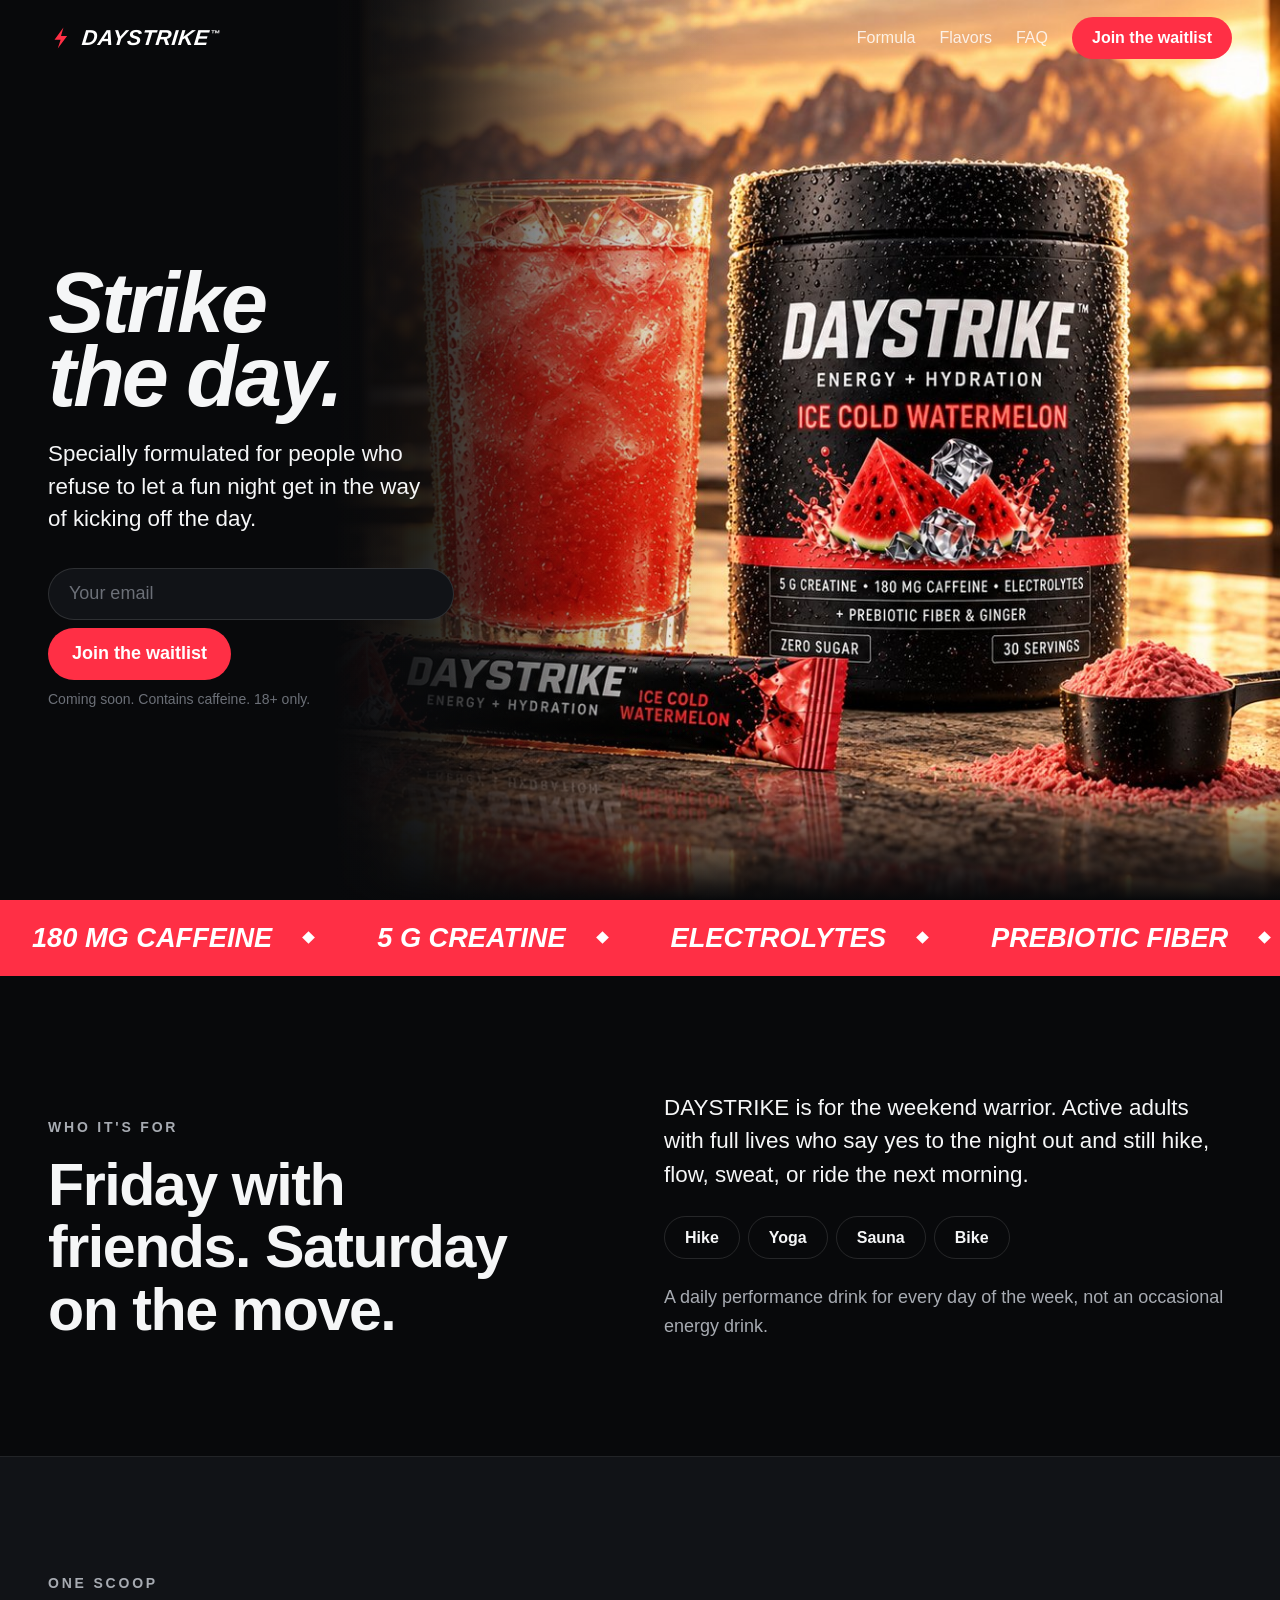
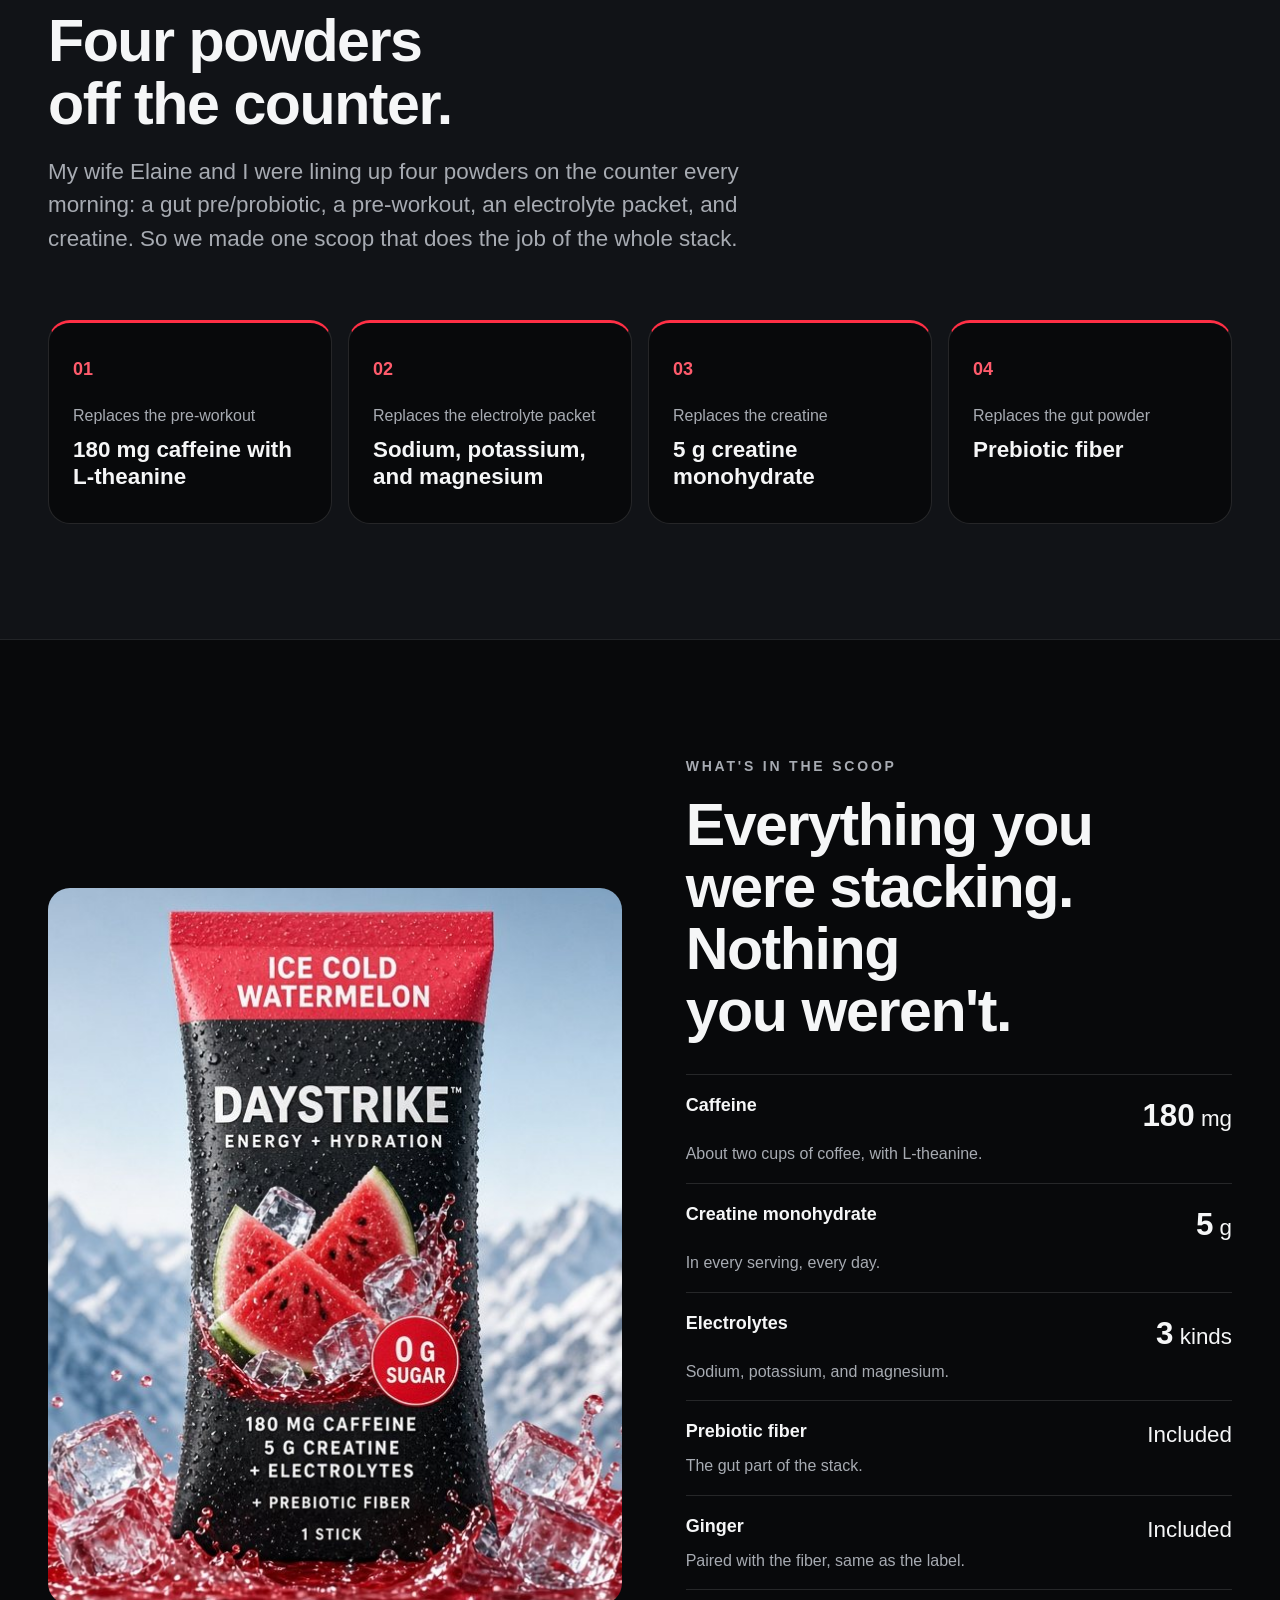
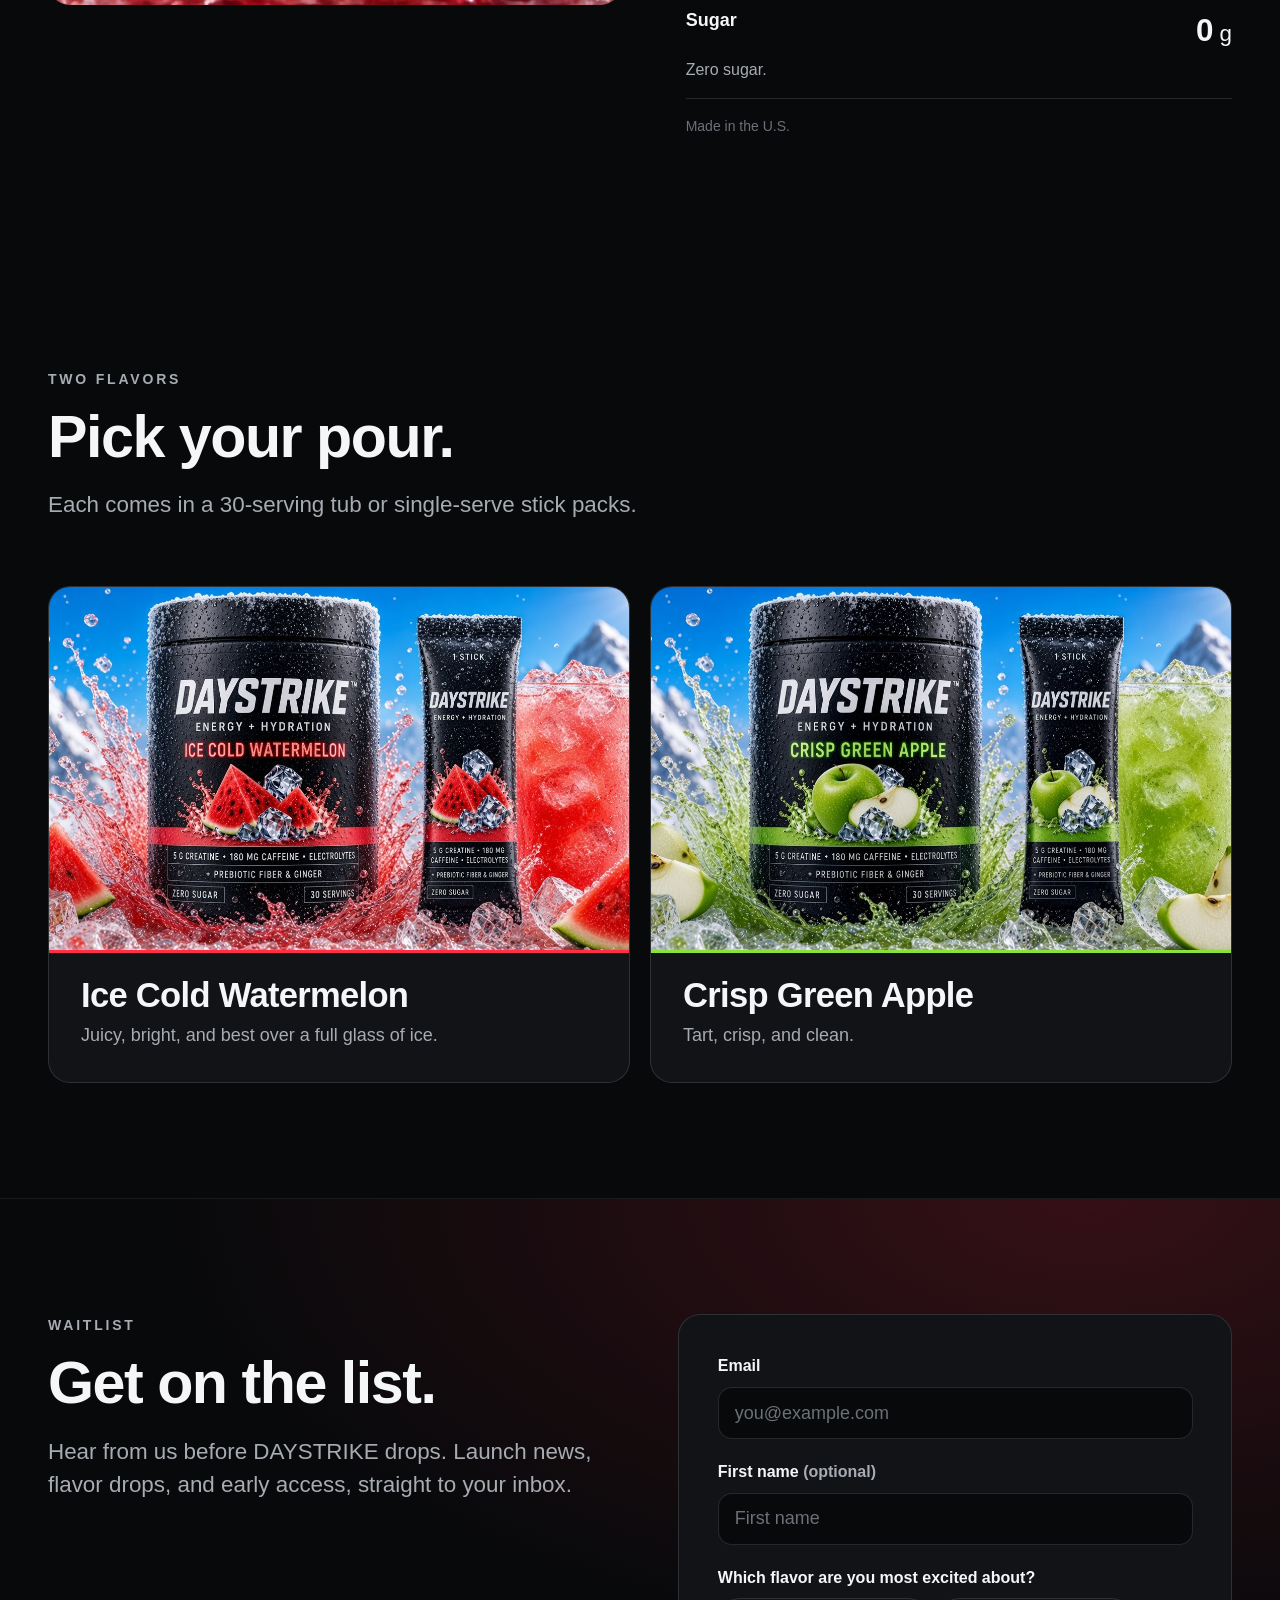
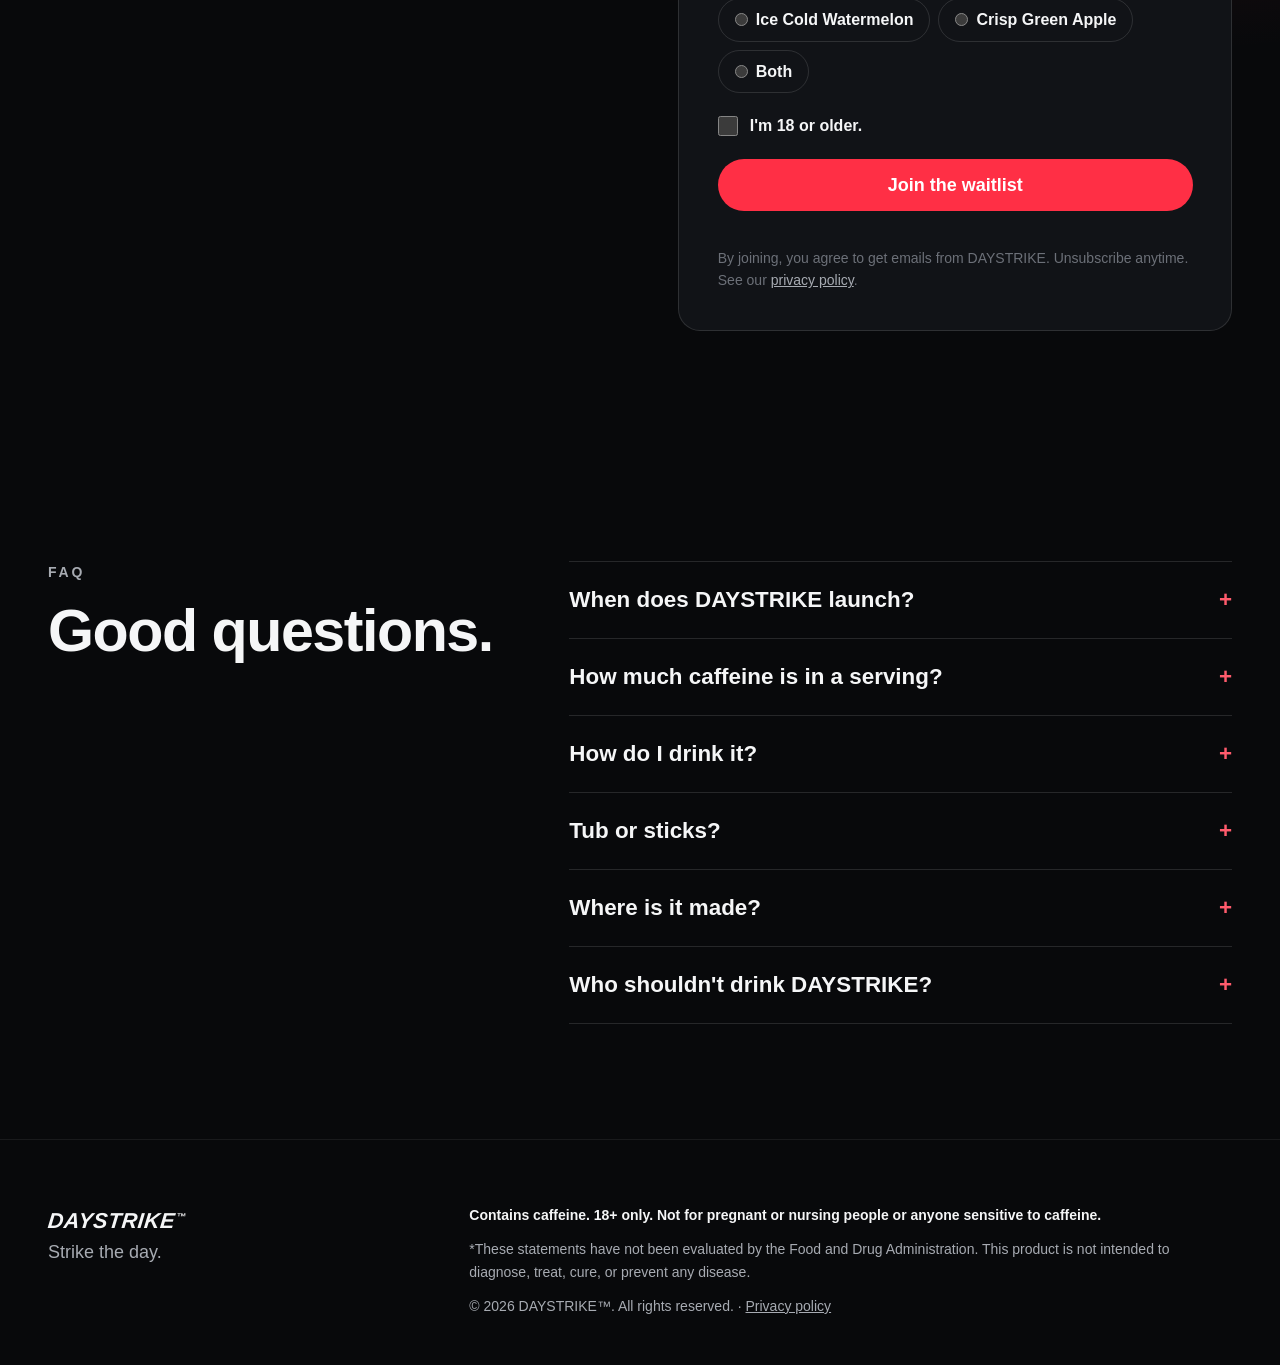
<file: index.html>
<!doctype html>
<html lang="en">
<head>
  <meta charset="utf-8" />
  <meta name="viewport" content="width=device-width, initial-scale=1" />
  <title>DAYSTRIKE™ | Strike the day.</title>
  <meta name="description" content="DAYSTRIKE™ Energy + Hydration. Specially formulated for people who refuse to let a fun night get in the way of kicking off the day. 180 mg caffeine, 5 g creatine, electrolytes, prebiotic fiber and ginger, 0 g sugar. Join the waitlist." />
  <meta name="theme-color" content="#08090b" />
  <link rel="canonical" href="https://drinkdaystrike.com/" />
  <meta property="og:type" content="website" />
  <meta property="og:url" content="https://drinkdaystrike.com/" />
  <meta property="og:title" content="DAYSTRIKE™ | Strike the day." />
  <meta property="og:description" content="Specially formulated for people who refuse to let a fun night get in the way of kicking off the day. Join the waitlist." />
  <meta property="og:image" content="https://drinkdaystrike.com/images/og.jpg" />
  <meta name="twitter:card" content="summary_large_image" />
  <link rel="icon" href="data:image/svg+xml,%3Csvg xmlns='http://www.w3.org/2000/svg' viewBox='0 0 32 32'%3E%3Crect width='32' height='32' rx='7' fill='%2308090b'/%3E%3Cpath d='M19 4 9 18h7l-3 10 10-14h-7z' fill='%23ff3b4f'/%3E%3C/svg%3E" />
  <link rel="preconnect" href="https://api.fontshare.com" crossorigin />
  <link href="https://api.fontshare.com/v2/css?f[]=cabinet-grotesk@700,800,900&f[]=satoshi@400,500,700&display=swap" rel="stylesheet" />
  <link rel="preload" as="image" href="images/hero-desktop.jpg" />
  <link rel="stylesheet" href="styles.css" />
</head>
<body>
  <a class="skip" href="#main">Skip to content</a>

  <header class="header" data-header>
    <div class="container header__inner">
      <a class="brand" href="#top" aria-label="DAYSTRIKE home">
        <svg class="brand__mark" viewBox="0 0 32 32" aria-hidden="true"><path d="M19 3 8 18h7.5L12 29l11.5-15.5H16z" fill="currentColor"/></svg>
        <span class="brand__word">DAYSTRIKE<sup>™</sup></span>
      </a>
      <nav class="nav" aria-label="Main">
        <a href="#formula">Formula</a>
        <a href="#flavors">Flavors</a>
        <a href="#faq">FAQ</a>
      </nav>
      <a class="btn btn--primary btn--sm" href="#waitlist">Join the waitlist</a>
    </div>
  </header>

  <main id="main">
    <!-- HERO -->
    <section class="hero" id="top" aria-labelledby="hero-title">
      <picture class="hero__media">
        <img src="images/hero-desktop.jpg" width="1672" height="941" alt="A tall iced glass of DAYSTRIKE Ice Cold Watermelon beside the 30-serving tub, a stick pack, and a scoop of powder on a stone countertop, with golden-hour mountains through the window behind" fetchpriority="high" />
      </picture>
      <div class="hero__copy container">
        <h1 id="hero-title" class="hero__title">Strike<br />the day.</h1>
        <p class="hero__lede">Specially formulated for people who refuse to let a fun night get in the way of kicking off the day.</p>
        <form class="quick" data-waitlist data-source="hero" novalidate>
          <label class="sr-only" for="hero-email">Email address</label>
          <input id="hero-email" name="email" type="email" inputmode="email" autocomplete="email" placeholder="Your email" required />
          <input type="text" name="company" class="hp" tabindex="-1" autocomplete="off" aria-hidden="true" />
          <button class="btn btn--primary" type="submit" data-submit>Join the waitlist</button>
          <p class="quick__fine">Coming soon. Contains caffeine. 18+ only.</p>
          <p class="form__msg" data-msg role="status" aria-live="polite"></p>
        </form>
      </div>
    </section>

    <!-- FACT STRIP -->
    <section class="strip" aria-label="Per serving">
      <div class="strip__track">
        <span>180 mg caffeine</span><span>5 g creatine</span><span>Electrolytes</span><span>Prebiotic fiber</span><span>0 g sugar</span>
        <span aria-hidden="true">180 mg caffeine</span><span aria-hidden="true">5 g creatine</span><span aria-hidden="true">Electrolytes</span><span aria-hidden="true">Prebiotic fiber</span><span aria-hidden="true">0 g sugar</span>
      </div>
    </section>

    <!-- WHO -->
    <section class="section who" id="who" aria-labelledby="who-title">
      <div class="container who__grid">
        <div>
          <p class="eyebrow">Who it's for</p>
          <h2 id="who-title" class="section__title">Friday with friends. Saturday on the move.</h2>
        </div>
        <div class="who__body">
          <p class="lede">DAYSTRIKE is for the weekend warrior. Active adults with full lives who say yes to the night out and still hike, flow, sweat, or ride the next morning.</p>
          <ul class="chips" aria-label="Saturday plans">
            <li>Hike</li><li>Yoga</li><li>Sauna</li><li>Bike</li>
          </ul>
          <p class="muted">A daily performance drink for every day of the week, not an occasional energy drink.</p>
        </div>
      </div>
    </section>

    <!-- STACK -->
    <section class="section stack" id="stack" aria-labelledby="stack-title">
      <div class="container">
        <div class="section__head">
          <p class="eyebrow">One scoop</p>
          <h2 id="stack-title" class="section__title">Four powders off the counter.</h2>
          <p class="lede muted">My wife Elaine and I were lining up four powders on the counter every morning: a gut pre/probiotic, a pre-workout, an electrolyte packet, and creatine. So we made one scoop that does the job of the whole stack.</p>
        </div>
        <ol class="stack__grid">
          <li class="swap"><p class="swap__was">Replaces the pre-workout</p><p class="swap__now">180 mg caffeine with <span style="white-space:nowrap">L-theanine</span></p></li>
          <li class="swap"><p class="swap__was">Replaces the electrolyte packet</p><p class="swap__now">Sodium, potassium, and magnesium</p></li>
          <li class="swap"><p class="swap__was">Replaces the creatine</p><p class="swap__now">5 g creatine monohydrate</p></li>
          <li class="swap"><p class="swap__was">Replaces the gut powder</p><p class="swap__now">Prebiotic fiber</p></li>
        </ol>
      </div>
    </section>

    <!-- FORMULA -->
    <section class="section formula" id="formula" aria-labelledby="formula-title">
      <div class="container formula__grid">
        <div class="formula__media">
          <img src="images/stick-watermelon.jpg" width="1280" height="720" loading="lazy" alt="DAYSTRIKE Ice Cold Watermelon single-serve stick pack in a splash of red drink and ice in front of snowy mountains" />
        </div>
        <div>
          <p class="eyebrow">What's in the scoop</p>
          <h2 id="formula-title" class="section__title">Everything you were stacking. Nothing you weren't.</h2>
          <dl class="specs">
            <div class="spec"><dt>Caffeine</dt><dd><b>180</b> mg</dd><p>About two cups of coffee, with L-theanine.</p></div>
            <div class="spec"><dt>Creatine monohydrate</dt><dd><b>5</b> g</dd><p>In every serving, every day.</p></div>
            <div class="spec"><dt>Electrolytes</dt><dd><b>3</b> kinds</dd><p>Sodium, potassium, and magnesium.</p></div>
            <div class="spec"><dt>Prebiotic fiber</dt><dd>Included</dd><p>The gut part of the stack.</p></div>
            <div class="spec"><dt>Ginger</dt><dd>Included</dd><p>Paired with the fiber, same as the label.</p></div>
            <div class="spec"><dt>Sugar</dt><dd><b>0</b> g</dd><p>Zero sugar.</p></div>
          </dl>
          <p class="fine">Made in the U.S.</p>
        </div>
      </div>
    </section>

    <!-- FLAVORS -->
    <section class="section flavors" id="flavors" aria-labelledby="flavors-title">
      <div class="container">
        <div class="section__head">
          <p class="eyebrow">Two flavors</p>
          <h2 id="flavors-title" class="section__title">Pick your pour.</h2>
          <p class="lede muted">Each comes in a 30-serving tub or single-serve stick packs.</p>
        </div>
        <div class="flavors__grid">
          <article class="flavor flavor--red">
            <img src="images/watermelon.jpg" width="1280" height="720" loading="lazy" alt="DAYSTRIKE Ice Cold Watermelon tub, stick pack, and a tall iced glass of red drink in a watermelon splash" />
            <div class="flavor__body">
              <h3>Ice Cold Watermelon</h3>
              <p>Juicy, bright, and best over a full glass of ice.</p>
            </div>
          </article>
          <article class="flavor flavor--green">
            <img src="images/green-apple.jpg" width="1280" height="720" loading="lazy" alt="DAYSTRIKE Crisp Green Apple tub, stick pack, and a tall iced glass of green drink in a green apple splash" />
            <div class="flavor__body">
              <h3>Crisp Green Apple</h3>
              <p>Tart, crisp, and clean.</p>
            </div>
          </article>
        </div>
      </div>
    </section>

    <!-- WAITLIST -->
    <section class="section waitlist" id="waitlist" aria-labelledby="waitlist-title">
      <div class="container waitlist__inner">
        <div>
          <p class="eyebrow">Waitlist</p>
          <h2 id="waitlist-title" class="section__title">Get on the list.</h2>
          <p class="lede muted">Hear from us before DAYSTRIKE drops. Launch news, flavor drops, and early access, straight to your inbox.</p>
        </div>
        <form class="form" data-waitlist data-source="waitlist-section" novalidate>
          <div class="field">
            <label for="wl-email">Email</label>
            <input id="wl-email" name="email" type="email" inputmode="email" autocomplete="email" required placeholder="you@example.com" />
          </div>
          <div class="field">
            <label for="wl-name">First name <span class="muted">(optional)</span></label>
            <input id="wl-name" name="first_name" type="text" autocomplete="given-name" placeholder="First name" />
          </div>
          <fieldset class="field">
            <legend>Which flavor are you most excited about?</legend>
            <div class="radios">
              <label class="radio"><input type="radio" name="flavor" value="Ice Cold Watermelon" /><span>Ice Cold Watermelon</span></label>
              <label class="radio"><input type="radio" name="flavor" value="Crisp Green Apple" /><span>Crisp Green Apple</span></label>
              <label class="radio"><input type="radio" name="flavor" value="Both" /><span>Both</span></label>
            </div>
          </fieldset>
          <label class="check"><input type="checkbox" name="age" required /><span>I'm 18 or older.</span></label>
          <input type="text" name="company" class="hp" tabindex="-1" autocomplete="off" aria-hidden="true" />
          <button class="btn btn--primary btn--block" type="submit" data-submit>Join the waitlist</button>
          <p class="fine">By joining, you agree to get emails from DAYSTRIKE. Unsubscribe anytime. See our <a href="privacy.html">privacy policy</a>.</p>
          <p class="form__msg" data-msg role="status" aria-live="polite"></p>
        </form>
      </div>
    </section>

    <!-- FAQ -->
    <section class="section faq" id="faq" aria-labelledby="faq-title">
      <div class="container faq__inner">
        <div>
          <p class="eyebrow">FAQ</p>
          <h2 id="faq-title" class="section__title">Good questions.</h2>
        </div>
        <div class="faq__list">
          <details><summary>When does DAYSTRIKE launch?</summary><p>Soon. Join the waitlist and you'll hear from us before it drops.</p></details>
          <details><summary>How much caffeine is in a serving?</summary><p>180 mg, about two cups of coffee, paired with L-theanine.</p></details>
          <details><summary>How do I drink it?</summary><p>One scoop or one stick in a glass of cold water.</p></details>
          <details><summary>Tub or sticks?</summary><p>Both. Each flavor comes in a 30-serving tub or single-serve stick packs.</p></details>
          <details><summary>Where is it made?</summary><p>In the U.S.</p></details>
          <details><summary>Who shouldn't drink DAYSTRIKE?</summary><p>Contains caffeine. 18+ only. Not for pregnant or nursing people or anyone sensitive to caffeine.</p></details>
        </div>
      </div>
    </section>
  </main>

  <footer class="footer">
    <div class="container footer__inner">
      <div class="footer__brand">
        <span class="brand__word">DAYSTRIKE<sup>™</sup></span>
        <p class="muted">Strike the day.</p>
      </div>
      <div class="footer__legal">
        <p><strong>Contains caffeine. 18+ only. Not for pregnant or nursing people or anyone sensitive to caffeine.</strong></p>
        <p>*These statements have not been evaluated by the Food and Drug Administration. This product is not intended to diagnose, treat, cure, or prevent any disease.</p>
        <p>© 2026 DAYSTRIKE™. All rights reserved. · <a href="privacy.html">Privacy policy</a></p>
      </div>
    </div>
  </footer>

  <script src="script.js" defer></script>
</body>
</html>
</file>
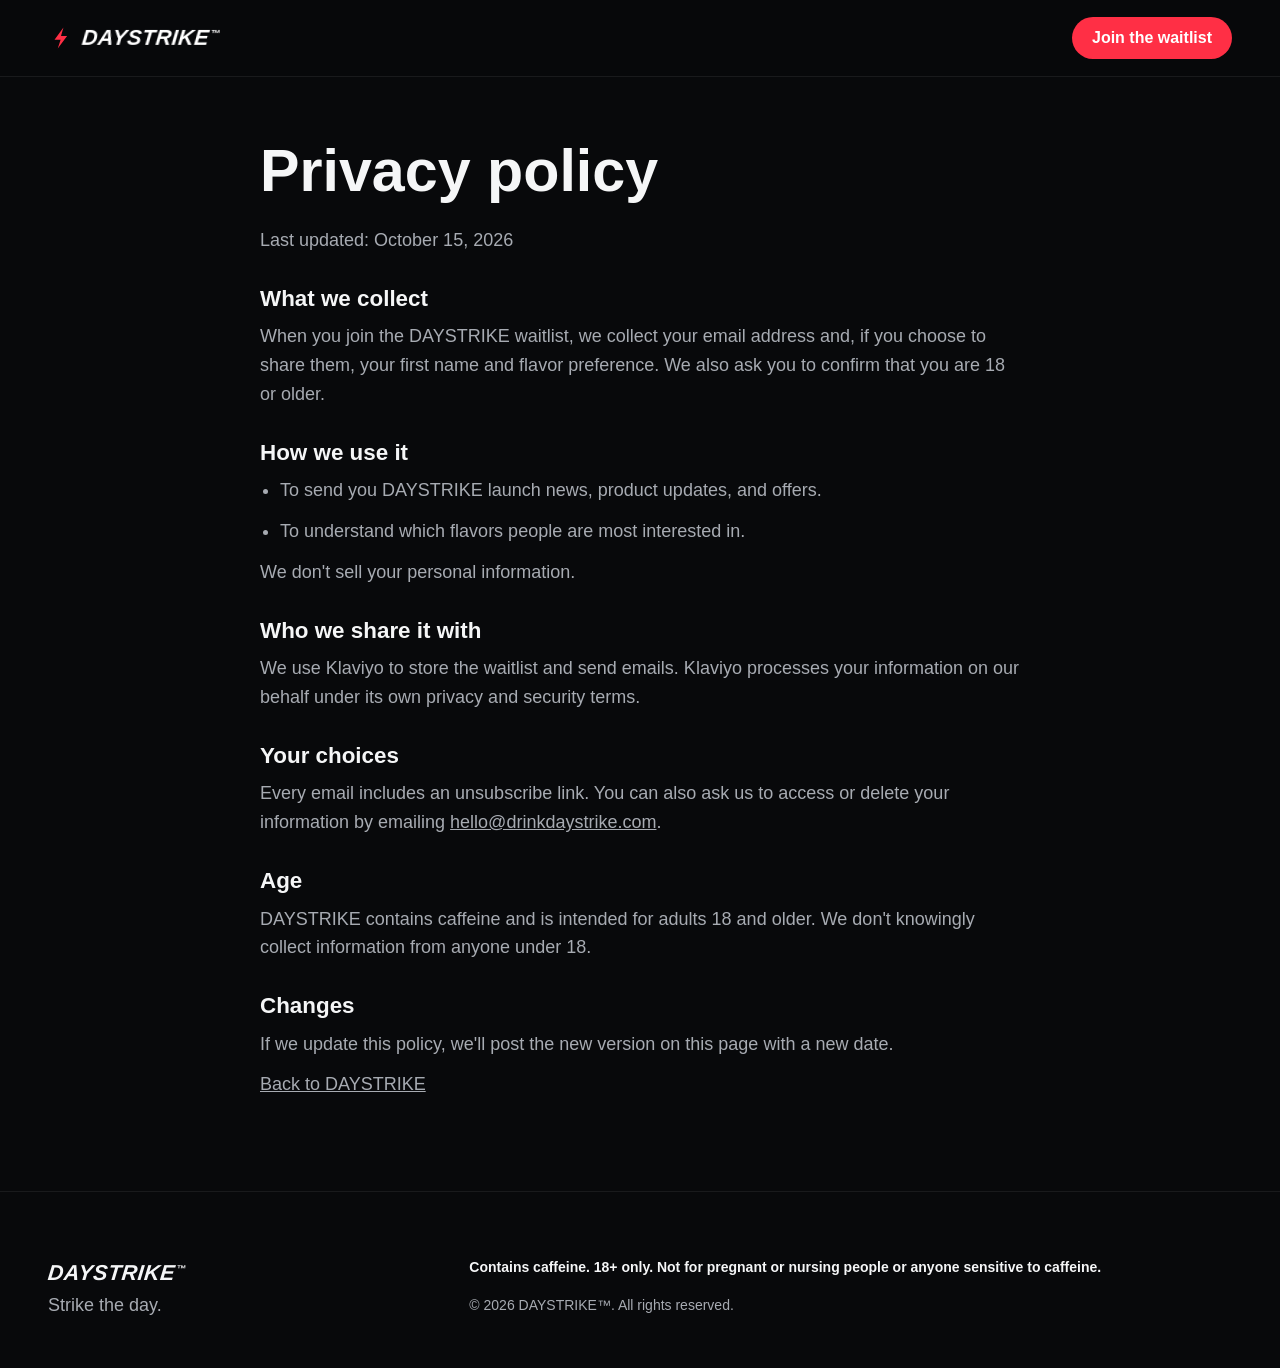
<file: privacy.html>
<!doctype html>
<html lang="en">
<head>
  <meta charset="utf-8" />
  <meta name="viewport" content="width=device-width, initial-scale=1" />
  <title>Privacy Policy | DAYSTRIKE™</title>
  <meta name="robots" content="noindex" />
  <meta name="theme-color" content="#08090b" />
  <link rel="icon" href="data:image/svg+xml,%3Csvg xmlns='http://www.w3.org/2000/svg' viewBox='0 0 32 32'%3E%3Crect width='32' height='32' rx='7' fill='%2308090b'/%3E%3Cpath d='M19 4 9 18h7l-3 10 10-14h-7z' fill='%23ff3b4f'/%3E%3C/svg%3E" />
  <link href="https://api.fontshare.com/v2/css?f[]=cabinet-grotesk@700,800,900&f[]=satoshi@400,500,700&display=swap" rel="stylesheet" />
  <link rel="stylesheet" href="styles.css" />
</head>
<body>
  <!-- DRAFT: have your attorney review this policy before launch. -->
  <header class="header header--scrolled" data-header>
    <div class="container header__inner">
      <a class="brand" href="index.html" aria-label="DAYSTRIKE home">
        <svg class="brand__mark" viewBox="0 0 32 32" aria-hidden="true"><path d="M19 3 8 18h7.5L12 29l11.5-15.5H16z" fill="currentColor"/></svg>
        <span class="brand__word">DAYSTRIKE<sup>™</sup></span>
      </a>
      <a class="btn btn--primary btn--sm" href="index.html#waitlist" style="margin-left:auto">Join the waitlist</a>
    </div>
  </header>

  <main class="container legal">
    <h1>Privacy policy</h1>
    <p>Last updated: October 15, 2026</p>

    <h2>What we collect</h2>
    <p>When you join the DAYSTRIKE waitlist, we collect your email address and, if you choose to share them, your first name and flavor preference. We also ask you to confirm that you are 18 or older.</p>

    <h2>How we use it</h2>
    <ul>
      <li>To send you DAYSTRIKE launch news, product updates, and offers.</li>
      <li>To understand which flavors people are most interested in.</li>
    </ul>
    <p>We don't sell your personal information.</p>

    <h2>Who we share it with</h2>
    <p>We use Klaviyo to store the waitlist and send emails. Klaviyo processes your information on our behalf under its own privacy and security terms.</p>

    <h2>Your choices</h2>
    <p>Every email includes an unsubscribe link. You can also ask us to access or delete your information by emailing <a href="mailto:hello@drinkdaystrike.com">hello@drinkdaystrike.com</a>.</p>

    <h2>Age</h2>
    <p>DAYSTRIKE contains caffeine and is intended for adults 18 and older. We don't knowingly collect information from anyone under 18.</p>

    <h2>Changes</h2>
    <p>If we update this policy, we'll post the new version on this page with a new date.</p>

    <p><a href="index.html">Back to DAYSTRIKE</a></p>
  </main>

  <footer class="footer">
    <div class="container footer__inner">
      <div class="footer__brand"><span class="brand__word">DAYSTRIKE<sup>™</sup></span><p class="muted">Strike the day.</p></div>
      <div class="footer__legal">
        <p><strong>Contains caffeine. 18+ only. Not for pregnant or nursing people or anyone sensitive to caffeine.</strong></p>
        <p>© 2026 DAYSTRIKE™. All rights reserved.</p>
      </div>
    </div>
  </footer>
</body>
</html>
</file>
<file: styles.css>
/* DAYSTRIKE waitlist site */
*, *::before, *::after { box-sizing: border-box; margin: 0; padding: 0; }
html { -webkit-text-size-adjust: none; text-size-adjust: none; -webkit-font-smoothing: antialiased; scroll-behavior: smooth; scroll-padding-top: 88px; }
img, picture, svg { display: block; max-width: 100%; height: auto; }
input, button, select { font: inherit; color: inherit; }
button { cursor: pointer; background: none; border: none; }
h1, h2, h3 { text-wrap: balance; line-height: 1.05; }
p, li { text-wrap: pretty; }
[hidden] { display: none !important; }

:root {
  --text-xs: clamp(0.75rem, 0.7rem + 0.25vw, 0.875rem);
  --text-sm: clamp(0.875rem, 0.82rem + 0.3vw, 1rem);
  --text-base: clamp(1rem, 0.95rem + 0.25vw, 1.125rem);
  --text-lg: clamp(1.125rem, 1rem + 0.6vw, 1.4rem);
  --text-xl: clamp(1.5rem, 1.2rem + 1.2vw, 2.25rem);
  --text-2xl: clamp(2.1rem, 1.3rem + 3vw, 4rem);
  --text-hero: clamp(3.4rem, 1rem + 8vw, 8.5rem);
  --s1: .25rem; --s2: .5rem; --s3: .75rem; --s4: 1rem; --s5: 1.25rem; --s6: 1.5rem; --s8: 2rem; --s10: 2.5rem; --s12: 3rem; --s16: 4rem; --s20: 5rem; --s24: 6rem; --s32: 8rem;
  --font-display: 'Cabinet Grotesk', 'Helvetica Neue', Arial, sans-serif;
  --font-body: 'Satoshi', 'Helvetica Neue', Arial, sans-serif;
  --bg: #08090b; --surface: #111317; --surface-2: #171a20;
  --border: rgba(255,255,255,.12); --divider: rgba(255,255,255,.07);
  --text: #f5f6f7; --muted: #a7abb2; --faint: #6c7078;
  --red: #ff2f45; --red-hover: #ff4d60; --red-ink: #ff5b6c;
  --green: #8be03c; --ice: #8fd3ff;
  --r-sm: 8px; --r-md: 14px; --r-lg: 22px; --r-full: 999px;
  --ease: cubic-bezier(.16,1,.3,1);
  color-scheme: dark;
}

body { font-family: var(--font-body); font-size: var(--text-base); line-height: 1.6; color: var(--text); background: var(--bg); min-height: 100dvh; }
a { color: inherit; }
.container { width: min(100% - 2 * clamp(1.25rem, 4vw, 3rem), 1240px); margin-inline: auto; }
.sr-only { position: absolute; width: 1px; height: 1px; overflow: hidden; clip: rect(0 0 0 0); white-space: nowrap; }
.skip { position: absolute; left: -999px; }
.skip:focus { left: var(--s3); top: var(--s3); z-index: 100; background: var(--surface); padding: var(--s3) var(--s4); border-radius: var(--r-sm); }
:focus-visible { outline: 2px solid var(--ice); outline-offset: 3px; border-radius: 4px; }
.muted { color: var(--muted); }
.eyebrow { font-size: var(--text-xs); font-weight: 700; letter-spacing: .2em; text-transform: uppercase; color: var(--muted); margin-bottom: var(--s4); }
.section { padding-block: clamp(4rem, 9vw, 8rem); }
.section__head { max-width: 760px; margin-bottom: clamp(2.5rem, 5vw, 4rem); }
.section__title { font-family: var(--font-display); font-weight: 900; font-size: var(--text-2xl); letter-spacing: -.025em; }
.lede { font-size: var(--text-lg); line-height: 1.5; margin-top: var(--s5); max-width: 60ch; }
.fine { font-size: var(--text-xs); color: var(--faint); margin-top: var(--s4); }
.fine a { color: var(--muted); }

/* Buttons */
.btn { display: inline-flex; align-items: center; justify-content: center; gap: var(--s2); min-height: 52px; padding: 0 var(--s6); border-radius: var(--r-full); font-weight: 700; text-decoration: none; white-space: nowrap; transition: background .2s var(--ease), transform .2s var(--ease); }
.btn--primary { background: var(--red); color: #fff; }
.btn--primary:hover { background: var(--red-hover); }
.btn--primary:active { transform: scale(.98); }
.btn--sm { min-height: 42px; padding: 0 var(--s5); font-size: var(--text-sm); }
.btn--block { width: 100%; }
.btn[disabled] { opacity: .6; cursor: progress; }

/* Header */
.header { position: fixed; inset: 0 0 auto; z-index: 50; transition: background .3s var(--ease), box-shadow .3s var(--ease); }
.header--scrolled { background: rgba(8,9,11,.86); backdrop-filter: blur(14px); -webkit-backdrop-filter: blur(14px); box-shadow: 0 1px 0 var(--divider); }
.header__inner { display: flex; align-items: center; gap: var(--s6); height: 76px; }
.brand { display: inline-flex; align-items: center; gap: var(--s2); text-decoration: none; color: #fff; }
.brand__mark { width: 26px; height: 26px; color: var(--red); }
.brand__word { font-family: var(--font-display); font-weight: 900; font-size: 1.35rem; letter-spacing: .02em; font-style: italic; transform: skewX(-6deg); display: inline-block; }
.brand__word sup { font-size: .45em; font-style: normal; vertical-align: super; margin-left: 1px; font-weight: 700; }
.nav { display: flex; gap: var(--s6); margin-left: auto; }
.nav a { font-size: var(--text-sm); font-weight: 500; text-decoration: none; color: rgba(255,255,255,.82); }
.nav a:hover { color: #fff; }
@media (max-width: 760px) { .nav { display: none; } .header .btn { margin-left: auto; } }

/* Hero */
.hero { position: relative; isolation: isolate; background: var(--bg); padding-top: 76px; display: grid; grid-template-columns: minmax(0, 0.78fr) minmax(0, 1.42fr); align-items: center; gap: var(--s4); min-height: min(100svh, 940px); --gut: max(clamp(1.25rem, 4vw, 3rem), calc((100% - 1240px) / 2)); padding-inline: var(--gut); column-gap: var(--s10); }
.hero__media { position: absolute; inset: 0 0 0 auto; width: 74%; z-index: -1; overflow: hidden; }
.hero__media img { width: 100%; height: 100%; object-fit: cover; object-position: 100% 55%; }
.hero__media::after { content: ""; position: absolute; inset: 0; pointer-events: none; background: linear-gradient(90deg, var(--bg) 0%, rgba(8,9,11,.88) 10%, rgba(8,9,11,.5) 21%, rgba(8,9,11,.16) 32%, rgba(8,9,11,0) 41%), linear-gradient(0deg, var(--bg) 0%, rgba(8,9,11,0) 14%); }
.hero__copy { grid-column: 1; grid-row: 1; align-self: center; width: auto; margin: 0; padding: var(--s10) 0; }
.hero__title { font-family: var(--font-display); font-weight: 900; font-size: clamp(3.2rem, 0.8rem + 5.6vw, 7rem); line-height: .88; letter-spacing: -.035em; font-style: italic; }
.hero__lede { font-size: var(--text-lg); line-height: 1.45; max-width: 30ch; margin-top: var(--s6); }
.quick { display: flex; flex-wrap: wrap; gap: var(--s2); margin-top: var(--s8); max-width: 480px; }
.quick input[type=email] { flex: 1 1 200px; min-height: 52px; padding: 0 var(--s5); border-radius: var(--r-full); border: 1px solid var(--border); background: var(--surface); }
.quick input::placeholder { color: var(--faint); }
.quick__fine { flex-basis: 100%; font-size: var(--text-xs); color: var(--faint); }
.hp { position: absolute !important; left: -9999px; width: 1px; height: 1px; opacity: 0; }
.form__msg { flex-basis: 100%; font-size: var(--text-sm); font-weight: 600; }
.form__msg:empty { display: none; }
.form__msg.is-ok { color: var(--green); }
.form__msg.is-err { color: var(--red-ink); }
@media (max-width: 1000px) {
  .hero { grid-template-columns: 1fr; min-height: 0; padding-inline: 0; gap: 0; }
  .hero__copy { grid-column: 1; grid-row: 1; padding: var(--s8) clamp(1.25rem, 4vw, 3rem) var(--s6); }
  .hero__media { position: relative; inset: auto; width: 100%; z-index: 0; grid-column: 1; grid-row: 2; aspect-ratio: 4 / 3; }
  .hero__media img { object-position: 78% 60%; }
  .hero__media::after { background: linear-gradient(180deg, var(--bg) 0%, rgba(8,9,11,0) 22%), linear-gradient(0deg, var(--bg) 0%, rgba(8,9,11,0) 14%); }
  .hero__title { font-size: clamp(3.2rem, 13vw, 6rem); }
  .hero__lede { margin-top: var(--s4); font-size: 1.1rem; }
}
@media (max-width: 760px) { .hero .quick { display: none; } }

/* Strip */
.strip { overflow: hidden; background: var(--red); color: #fff; }
.strip__track { display: flex; width: max-content; animation: marquee 30s linear infinite; }
.strip__track span { font-family: var(--font-display); font-weight: 900; font-style: italic; text-transform: uppercase; font-size: clamp(1.15rem, .9rem + 1vw, 1.75rem); padding: var(--s4) var(--s8); white-space: nowrap; display: inline-flex; align-items: center; gap: var(--s8); }
.strip__track span::after { content: ""; width: 9px; height: 9px; background: #fff; transform: rotate(45deg); }
@keyframes marquee { to { transform: translateX(-50%); } }
@media (prefers-reduced-motion: reduce) { .strip__track { animation: none; } html { scroll-behavior: auto; } }

/* Who */
.who__grid { display: grid; grid-template-columns: 1fr 1fr; gap: var(--s12); align-items: end; }
.who__body .lede { margin-top: 0; }
.chips { list-style: none; display: flex; flex-wrap: wrap; gap: var(--s2); margin-block: var(--s6); }
.chips li { padding: var(--s2) var(--s5); border-radius: var(--r-full); border: 1px solid var(--border); font-weight: 700; font-size: var(--text-sm); }
@media (max-width: 860px) { .who__grid { grid-template-columns: 1fr; gap: var(--s6); } }

/* Stack */
.stack { background: var(--surface); border-block: 1px solid var(--divider); }
.stack__grid { list-style: none; display: grid; grid-template-columns: repeat(4, 1fr); gap: var(--s4); counter-reset: s; }
.swap { counter-increment: s; background: var(--bg); border: 1px solid var(--border); border-top: 3px solid var(--red); border-radius: var(--r-lg); padding: var(--s8) var(--s6); }
.swap::before { content: "0" counter(s); display: block; font-family: var(--font-display); font-weight: 900; color: var(--red-ink); margin-bottom: var(--s5); }
.swap__was { color: var(--muted); font-size: var(--text-sm); font-weight: 500; }
.swap__now { font-family: var(--font-display); font-weight: 800; font-size: var(--text-lg); line-height: 1.2; margin-top: var(--s2); }
@media (max-width: 1000px) { .stack__grid { grid-template-columns: repeat(2, 1fr); } }
@media (max-width: 520px) { .stack__grid { grid-template-columns: 1fr; } }

/* Formula */
.formula__grid { display: grid; grid-template-columns: 1.05fr 1fr; gap: clamp(2rem, 5vw, 5rem); align-items: center; }
.formula__media img { border-radius: var(--r-lg); width: 100%; aspect-ratio: 4 / 5; object-fit: cover; object-position: 50% 50%; }
.specs { margin-top: var(--s8); border-top: 1px solid var(--border); }
.spec { display: grid; grid-template-columns: 1fr auto; gap: 0 var(--s4); padding-block: var(--s4); border-bottom: 1px solid var(--border); }
.spec dt { font-weight: 700; }
.spec dd { font-family: var(--font-display); font-size: var(--text-lg); text-align: right; white-space: nowrap; }
.spec dd b { font-weight: 900; font-size: 1.4em; }
.spec p { grid-column: 1; color: var(--muted); font-size: var(--text-sm); }
@media (max-width: 860px) { .formula__grid { grid-template-columns: 1fr; } .formula__media img { aspect-ratio: 16 / 10; } }

/* Flavors */
.flavors__grid { display: grid; grid-template-columns: 1fr 1fr; gap: var(--s5); }
.flavor { border-radius: var(--r-lg); overflow: hidden; background: var(--surface); border: 1px solid var(--border); }
.flavor img { width: 100%; aspect-ratio: 16 / 10; object-fit: cover; transition: transform .7s var(--ease); }
.flavor:hover img { transform: scale(1.03); }
.flavor__body { padding: var(--s6) var(--s8) var(--s8); border-top: 3px solid var(--red); }
.flavor--green .flavor__body { border-top-color: var(--green); }
.flavor h3 { font-family: var(--font-display); font-weight: 900; font-size: var(--text-xl); letter-spacing: -.02em; }
.flavor p { color: var(--muted); margin-top: var(--s2); }
@media (max-width: 760px) { .flavors__grid { grid-template-columns: 1fr; } }

/* Waitlist */
.waitlist { background: radial-gradient(120% 90% at 85% 0%, rgba(255,47,69,.18), transparent 60%), var(--bg); border-top: 1px solid var(--divider); }
.waitlist__inner { display: grid; grid-template-columns: 1fr 1fr; gap: clamp(2rem, 6vw, 6rem); align-items: start; }
.form { background: var(--surface); border: 1px solid var(--border); border-radius: var(--r-lg); padding: clamp(1.5rem, 3vw, 2.5rem); display: grid; gap: var(--s5); }
.field { display: grid; gap: var(--s2); border: 0; }
.field label, .field legend { font-weight: 700; font-size: var(--text-sm); }
.field legend { margin-bottom: var(--s2); }
.field input[type=email], .field input[type=text] { min-height: 52px; padding: 0 var(--s4); border-radius: var(--r-md); border: 1px solid var(--border); background: var(--bg); }
.field input::placeholder { color: var(--faint); }
.radios { display: flex; flex-wrap: wrap; gap: var(--s2); }
.radio input, .check input { accent-color: var(--red); }
.radio { display: inline-flex; align-items: center; gap: var(--s2); padding: var(--s2) var(--s4); border: 1px solid var(--border); border-radius: var(--r-full); font-size: var(--text-sm); font-weight: 600; cursor: pointer; }
.radio:has(input:checked) { border-color: var(--red); background: rgba(255,47,69,.12); }
.check { display: flex; gap: var(--s3); align-items: center; font-size: var(--text-sm); font-weight: 600; cursor: pointer; }
.check input { width: 20px; height: 20px; }
@media (max-width: 860px) { .waitlist__inner { grid-template-columns: 1fr; } }

/* FAQ */
.faq__inner { display: grid; grid-template-columns: 1fr 1.4fr; gap: var(--s12); }
.faq__list details { border-bottom: 1px solid var(--border); }
.faq__list details:first-child { border-top: 1px solid var(--border); }
.faq__list summary { list-style: none; cursor: pointer; padding: var(--s5) 0; font-weight: 700; font-size: var(--text-lg); display: flex; justify-content: space-between; gap: var(--s4); }
.faq__list summary::-webkit-details-marker { display: none; }
.faq__list summary::after { content: "+"; font-family: var(--font-display); font-weight: 900; color: var(--red-ink); transition: transform .2s var(--ease); }
.faq__list details[open] summary::after { transform: rotate(45deg); }
.faq__list details p { color: var(--muted); padding-bottom: var(--s5); max-width: 60ch; }
@media (max-width: 860px) { .faq__inner { grid-template-columns: 1fr; gap: var(--s6); } }

/* Footer */
.footer { border-top: 1px solid var(--divider); padding-block: var(--s16) var(--s12); }
.footer__inner { display: grid; grid-template-columns: 1fr 2fr; gap: var(--s10); }
.footer__legal { display: grid; gap: var(--s3); font-size: var(--text-xs); color: var(--muted); }
.footer__legal strong { color: var(--text); }
@media (max-width: 760px) { .footer__inner { grid-template-columns: 1fr; } }

/* Reveal */
.reveal { opacity: 0; transform: translateY(16px); transition: opacity .7s var(--ease), transform .7s var(--ease); }
.reveal.is-in { opacity: 1; transform: none; }

/* Legal page */
.legal { padding-top: 140px; padding-bottom: var(--s20); max-width: 760px; }
.legal h1 { font-family: var(--font-display); font-weight: 900; font-size: var(--text-2xl); margin-bottom: var(--s6); }
.legal h2 { font-family: var(--font-display); font-weight: 800; font-size: var(--text-lg); margin: var(--s8) 0 var(--s3); }
.legal p, .legal li { color: var(--muted); margin-bottom: var(--s3); }
.legal ul { padding-left: var(--s5); }
</file>
